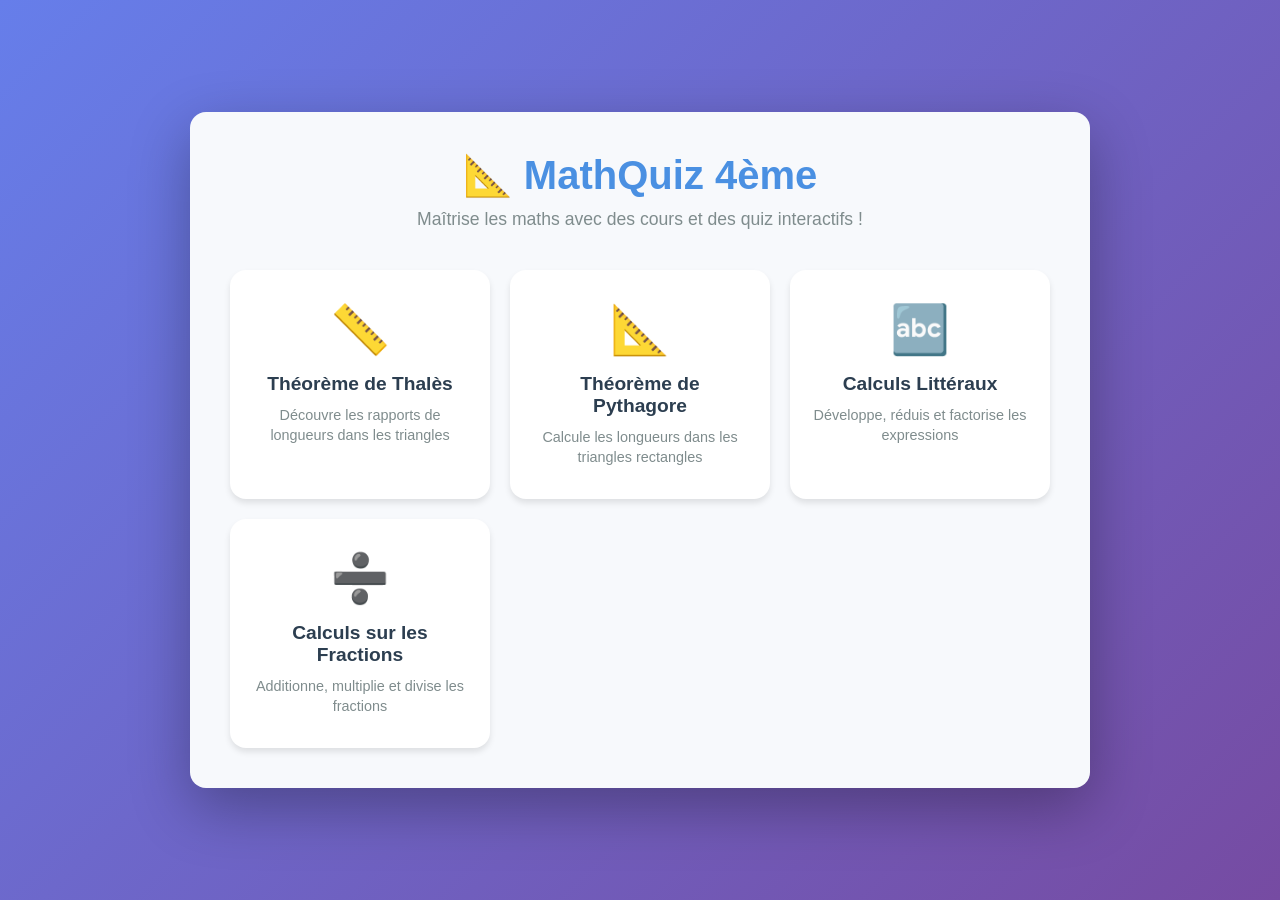
<file: index.html>
<!DOCTYPE html>
<html lang="fr">
<head>
    <meta charset="UTF-8">
    <meta name="viewport" content="width=device-width, initial-scale=1.0">
    <title>MathQuiz 4ème - Révisions Interactives</title>
    <link rel="stylesheet" href="styles.css">
</head>
<body>
    <div class="app-container">
        <!-- Écran d'accueil -->
        <div id="home-screen" class="screen active">
            <div class="header">
                <h1>📐 MathQuiz 4ème</h1>
                <p class="subtitle">Maîtrise les maths avec des cours et des quiz interactifs !</p>
            </div>
            
            <div class="theme-grid">
                <div class="theme-card" data-theme="thales">
                    <div class="theme-icon">📏</div>
                    <h3>Théorème de Thalès</h3>
                    <p>Découvre les rapports de longueurs dans les triangles</p>
                </div>
                
                <div class="theme-card" data-theme="pythagore">
                    <div class="theme-icon">📐</div>
                    <h3>Théorème de Pythagore</h3>
                    <p>Calcule les longueurs dans les triangles rectangles</p>
                </div>
                
                <div class="theme-card" data-theme="calcul-litteral">
                    <div class="theme-icon">🔤</div>
                    <h3>Calculs Littéraux</h3>
                    <p>Développe, réduis et factorise les expressions</p>
                </div>
                
                <div class="theme-card" data-theme="fractions">
                    <div class="theme-icon">➗</div>
                    <h3>Calculs sur les Fractions</h3>
                    <p>Additionne, multiplie et divise les fractions</p>
                </div>
            </div>
        </div>

        <!-- Écran de sélection (Cours ou Quiz) -->
        <div id="selection-screen" class="screen">
            <button class="back-button" onclick="showScreen('home-screen')">← Retour</button>
            
            <div class="selection-header">
                <h2 id="selection-title"></h2>
            </div>
            
            <div class="selection-buttons">
                <button class="big-button" onclick="showCourse()">
                    <span class="button-icon">📚</span>
                    <span class="button-text">Voir le Cours</span>
                </button>
                
                <button class="big-button" onclick="showDifficultySelection()">
                    <span class="button-icon">🎯</span>
                    <span class="button-text">Faire un Quiz</span>
                </button>
            </div>
        </div>

        <!-- Écran de sélection de difficulté -->
        <div id="difficulty-screen" class="screen">
            <button class="back-button" onclick="showScreen('selection-screen')">← Retour</button>
            
            <div class="difficulty-header">
                <h2>Choisis ton niveau</h2>
            </div>
            
            <div class="difficulty-buttons">
                <button class="difficulty-btn easy" onclick="startQuiz('facile')">
                    <span class="difficulty-icon">⭐</span>
                    <span class="difficulty-text">Facile</span>
                    <span class="difficulty-desc">Pour débuter en douceur</span>
                </button>
                
                <button class="difficulty-btn medium" onclick="startQuiz('moyen')">
                    <span class="difficulty-icon">⭐⭐</span>
                    <span class="difficulty-text">Moyen</span>
                    <span class="difficulty-desc">Pour s'entraîner</span>
                </button>
                
                <button class="difficulty-btn hard" onclick="startQuiz('difficile')">
                    <span class="difficulty-icon">⭐⭐⭐</span>
                    <span class="difficulty-text">Difficile</span>
                    <span class="difficulty-desc">Pour les champions</span>
                </button>
            </div>
        </div>

        <!-- Écran de cours -->
        <div id="course-screen" class="screen">
            <button class="back-button" onclick="showScreen('selection-screen')">← Retour</button>
            
            <div class="course-container" id="course-content">
                <!-- Le contenu du cours sera inséré ici -->
            </div>
        </div>

        <!-- Écran de quiz -->
        <div id="quiz-screen" class="screen">
            <div class="quiz-header">
                <button class="back-button" onclick="confirmQuit()">← Quitter</button>
                <div class="quiz-progress">
                    <span id="question-counter">Question 1/5</span>
                    <div class="progress-bar">
                        <div class="progress-fill" id="progress-fill"></div>
                    </div>
                </div>
            </div>
            
            <div class="quiz-container">
                <div class="question-box">
                    <h3 id="question-text"></h3>
                </div>
                
                <div class="options-container" id="options-container">
                    <!-- Les options seront insérées ici -->
                </div>
                
                <button class="next-button" id="next-button" onclick="nextQuestion()" disabled>
                    Suivant →
                </button>
            </div>
        </div>

        <!-- Écran de résultats -->
        <div id="results-screen" class="screen">
            <div class="results-container">
                <div class="results-header">
                    <div class="score-circle" id="score-circle">
                        <span id="score-percentage">0%</span>
                    </div>
                    <h2 id="results-title">Bravo !</h2>
                    <p id="results-message"></p>
                </div>
                
                <div class="score-details">
                    <div class="score-item">
                        <span class="score-label">Note</span>
                        <span class="score-value" id="score-value">0/5</span>
                    </div>
                    <div class="score-item">
                        <span class="score-label">Bonnes réponses</span>
                        <span class="score-value correct" id="correct-answers">0</span>
                    </div>
                    <div class="score-item">
                        <span class="score-label">Mauvaises réponses</span>
                        <span class="score-value incorrect" id="incorrect-answers">0</span>
                    </div>
                </div>
                
                <div class="corrections-container" id="corrections-container">
                    <!-- Les corrections détaillées seront insérées ici -->
                </div>
                
                <div class="results-buttons">
                    <button class="big-button" onclick="retryQuiz()">
                        <span class="button-icon">🔄</span>
                        <span class="button-text">Recommencer</span>
                    </button>
                    
                    <button class="big-button" onclick="showScreen('home-screen')">
                        <span class="button-icon">🏠</span>
                        <span class="button-text">Accueil</span>
                    </button>
                </div>
            </div>
        </div>
    </div>

    <script src="data.js"></script>
    <script src="script.js"></script>
</body>
</html>
</file>
<file: styles.css>
/* ===== VARIABLES ET RESET ===== */
:root {
    --primary-color: #4A90E2;
    --secondary-color: #50C878;
    --accent-color: #FF6B6B;
    --bg-color: #F7F9FC;
    --card-bg: #FFFFFF;
    --text-dark: #2C3E50;
    --text-light: #7F8C8D;
    --border-radius: 16px;
    --shadow: 0 4px 6px rgba(0, 0, 0, 0.1);
    --shadow-hover: 0 8px 15px rgba(0, 0, 0, 0.15);
}

* {
    margin: 0;
    padding: 0;
    box-sizing: border-box;
}

body {
    font-family: 'Segoe UI', Tahoma, Geneva, Verdana, sans-serif;
    background: linear-gradient(135deg, #667eea 0%, #764ba2 100%);
    min-height: 100vh;
    display: flex;
    justify-content: center;
    align-items: center;
    padding: 20px;
    color: var(--text-dark);
}

/* ===== CONTENEUR PRINCIPAL ===== */
.app-container {
    width: 100%;
    max-width: 900px;
    background: var(--bg-color);
    border-radius: var(--border-radius);
    box-shadow: 0 20px 60px rgba(0, 0, 0, 0.3);
    overflow: hidden;
}

/* ===== ÉCRANS ===== */
.screen {
    display: none;
    padding: 40px;
    min-height: 500px;
    animation: fadeIn 0.3s ease-in-out;
}

.screen.active {
    display: block;
}

@keyframes fadeIn {
    from { opacity: 0; transform: translateY(10px); }
    to { opacity: 1; transform: translateY(0); }
}

/* ===== HEADER ===== */
.header {
    text-align: center;
    margin-bottom: 40px;
}

.header h1 {
    font-size: 2.5em;
    color: var(--primary-color);
    margin-bottom: 10px;
}

.subtitle {
    color: var(--text-light);
    font-size: 1.1em;
}

/* ===== GRILLE DE THÈMES ===== */
.theme-grid {
    display: grid;
    grid-template-columns: repeat(auto-fit, minmax(200px, 1fr));
    gap: 20px;
}

.theme-card {
    background: var(--card-bg);
    border-radius: var(--border-radius);
    padding: 30px 20px;
    text-align: center;
    cursor: pointer;
    transition: all 0.3s ease;
    box-shadow: var(--shadow);
    border: 2px solid transparent;
}

.theme-card:hover {
    transform: translateY(-5px);
    box-shadow: var(--shadow-hover);
    border-color: var(--primary-color);
}

.theme-icon {
    font-size: 3em;
    margin-bottom: 15px;
}

.theme-card h3 {
    color: var(--text-dark);
    margin-bottom: 10px;
    font-size: 1.2em;
}

.theme-card p {
    color: var(--text-light);
    font-size: 0.9em;
    line-height: 1.4;
}

/* ===== BOUTONS ===== */
.back-button {
    background: none;
    border: none;
    color: var(--primary-color);
    font-size: 1em;
    cursor: pointer;
    padding: 10px;
    margin-bottom: 20px;
    transition: all 0.3s ease;
}

.back-button:hover {
    transform: translateX(-5px);
}

.big-button {
    background: linear-gradient(135deg, var(--primary-color), #357ABD);
    color: white;
    border: none;
    border-radius: var(--border-radius);
    padding: 25px 40px;
    font-size: 1.1em;
    cursor: pointer;
    transition: all 0.3s ease;
    box-shadow: var(--shadow);
    display: flex;
    align-items: center;
    justify-content: center;
    gap: 15px;
    width: 100%;
    margin: 10px 0;
}

.big-button:hover {
    transform: translateY(-3px);
    box-shadow: var(--shadow-hover);
}

.button-icon {
    font-size: 1.5em;
}

/* ===== SÉLECTION DE DIFFICULTÉ ===== */
.difficulty-header {
    text-align: center;
    margin-bottom: 30px;
}

.difficulty-header h2 {
    font-size: 2em;
    color: var(--text-dark);
}

.difficulty-buttons {
    display: flex;
    flex-direction: column;
    gap: 20px;
}

.difficulty-btn {
    background: var(--card-bg);
    border: 3px solid transparent;
    border-radius: var(--border-radius);
    padding: 25px;
    cursor: pointer;
    transition: all 0.3s ease;
    text-align: left;
    display: flex;
    flex-direction: column;
    gap: 10px;
}

.difficulty-btn.easy:hover {
    border-color: var(--secondary-color);
    box-shadow: 0 0 20px rgba(80, 200, 120, 0.3);
}

.difficulty-btn.medium:hover {
    border-color: #FFA500;
    box-shadow: 0 0 20px rgba(255, 165, 0, 0.3);
}

.difficulty-btn.hard:hover {
    border-color: var(--accent-color);
    box-shadow: 0 0 20px rgba(255, 107, 107, 0.3);
}

.difficulty-icon {
    font-size: 1.5em;
}

.difficulty-text {
    font-size: 1.5em;
    font-weight: bold;
    color: var(--text-dark);
}

.difficulty-desc {
    color: var(--text-light);
    font-size: 0.95em;
}

/* ===== COURS ===== */
.course-container {
    background: var(--card-bg);
    border-radius: var(--border-radius);
    padding: 30px;
    line-height: 1.8;
}

.course-container h2 {
    color: var(--primary-color);
    margin: 25px 0 15px 0;
    font-size: 1.8em;
}

.course-container h3 {
    color: var(--text-dark);
    margin: 20px 0 10px 0;
    font-size: 1.3em;
}

.course-container p {
    margin-bottom: 15px;
    color: var(--text-dark);
}

.formula-box {
    background: #E8F4F8;
    border-left: 4px solid var(--primary-color);
    padding: 20px;
    margin: 20px 0;
    border-radius: 8px;
    font-size: 1.1em;
    font-weight: bold;
    text-align: center;
}

.example-box {
    background: #FFF9E6;
    border-left: 4px solid #FFA500;
    padding: 20px;
    margin: 20px 0;
    border-radius: 8px;
}

/* ===== QUIZ ===== */
.quiz-header {
    background: var(--card-bg);
    padding: 20px;
    border-bottom: 2px solid #E0E0E0;
}

.quiz-progress {
    margin-top: 15px;
}

#question-counter {
    display: block;
    text-align: center;
    margin-bottom: 10px;
    font-weight: bold;
    color: var(--primary-color);
}

.progress-bar {
    width: 100%;
    height: 8px;
    background: #E0E0E0;
    border-radius: 10px;
    overflow: hidden;
}

.progress-fill {
    height: 100%;
    background: linear-gradient(90deg, var(--primary-color), var(--secondary-color));
    transition: width 0.3s ease;
    width: 0%;
}

.quiz-container {
    padding: 40px;
}

.question-box {
    background: var(--card-bg);
    border-radius: var(--border-radius);
    padding: 30px;
    margin-bottom: 30px;
    box-shadow: var(--shadow);
}

.question-box h3 {
    font-size: 1.4em;
    color: var(--text-dark);
    line-height: 1.6;
}

.options-container {
    display: flex;
    flex-direction: column;
    gap: 15px;
    margin-bottom: 30px;
}

.option {
    background: var(--card-bg);
    border: 2px solid #E0E0E0;
    border-radius: 12px;
    padding: 20px;
    cursor: pointer;
    transition: all 0.3s ease;
    font-size: 1.05em;
}

.option:hover {
    border-color: var(--primary-color);
    background: #F0F7FF;
}

.option.selected {
    border-color: var(--primary-color);
    background: #E3F2FD;
    font-weight: bold;
}

.option.correct {
    border-color: var(--secondary-color);
    background: #E8F8F0;
}

.option.incorrect {
    border-color: var(--accent-color);
    background: #FFE8E8;
}

.next-button {
    background: linear-gradient(135deg, var(--primary-color), #357ABD);
    color: white;
    border: none;
    border-radius: 12px;
    padding: 15px 40px;
    font-size: 1.1em;
    cursor: pointer;
    transition: all 0.3s ease;
    float: right;
}

.next-button:hover:not(:disabled) {
    transform: translateY(-2px);
    box-shadow: var(--shadow-hover);
}

.next-button:disabled {
    opacity: 0.5;
    cursor: not-allowed;
}

/* ===== RÉSULTATS ===== */
.results-container {
    text-align: center;
}

.results-header {
    margin-bottom: 40px;
}

.score-circle {
    width: 150px;
    height: 150px;
    border-radius: 50%;
    background: linear-gradient(135deg, var(--primary-color), var(--secondary-color));
    display: flex;
    align-items: center;
    justify-content: center;
    margin: 0 auto 20px auto;
    box-shadow: 0 10px 30px rgba(74, 144, 226, 0.3);
}

#score-percentage {
    font-size: 2.5em;
    font-weight: bold;
    color: white;
}

#results-title {
    font-size: 2.2em;
    color: var(--text-dark);
    margin-bottom: 10px;
}

#results-message {
    font-size: 1.1em;
    color: var(--text-light);
}

.score-details {
    display: grid;
    grid-template-columns: repeat(3, 1fr);
    gap: 20px;
    margin-bottom: 40px;
}

.score-item {
    background: var(--card-bg);
    border-radius: 12px;
    padding: 20px;
    box-shadow: var(--shadow);
}

.score-label {
    display: block;
    color: var(--text-light);
    font-size: 0.9em;
    margin-bottom: 10px;
}

.score-value {
    display: block;
    font-size: 1.8em;
    font-weight: bold;
    color: var(--primary-color);
}

.score-value.correct {
    color: var(--secondary-color);
}

.score-value.incorrect {
    color: var(--accent-color);
}

/* ===== CORRECTIONS ===== */
.corrections-container {
    text-align: left;
    margin-bottom: 30px;
}

.correction-item {
    background: var(--card-bg);
    border-radius: 12px;
    padding: 25px;
    margin-bottom: 20px;
    box-shadow: var(--shadow);
    border-left: 5px solid #E0E0E0;
}

.correction-item.correct {
    border-left-color: var(--secondary-color);
}

.correction-item.incorrect {
    border-left-color: var(--accent-color);
}

.correction-question {
    font-weight: bold;
    margin-bottom: 15px;
    font-size: 1.1em;
    color: var(--text-dark);
}

.correction-status {
    display: inline-block;
    padding: 5px 15px;
    border-radius: 20px;
    font-size: 0.9em;
    font-weight: bold;
    margin-bottom: 15px;
}

.correction-status.correct {
    background: #E8F8F0;
    color: var(--secondary-color);
}

.correction-status.incorrect {
    background: #FFE8E8;
    color: var(--accent-color);
}

.correction-answer {
    margin: 10px 0;
    padding: 10px;
    background: #F8F9FA;
    border-radius: 8px;
}

.correction-explanation {
    margin-top: 15px;
    padding: 15px;
    background: #E8F4F8;
    border-radius: 8px;
    line-height: 1.6;
}

.correction-explanation strong {
    color: var(--primary-color);
}

/* ===== RESPONSIVE ===== */
@media (max-width: 768px) {
    .screen {
        padding: 20px;
    }
    
    .header h1 {
        font-size: 2em;
    }
    
    .theme-grid {
        grid-template-columns: 1fr;
    }
    
    .score-details {
        grid-template-columns: 1fr;
    }
    
    .quiz-container {
        padding: 20px;
    }
}
</file>
